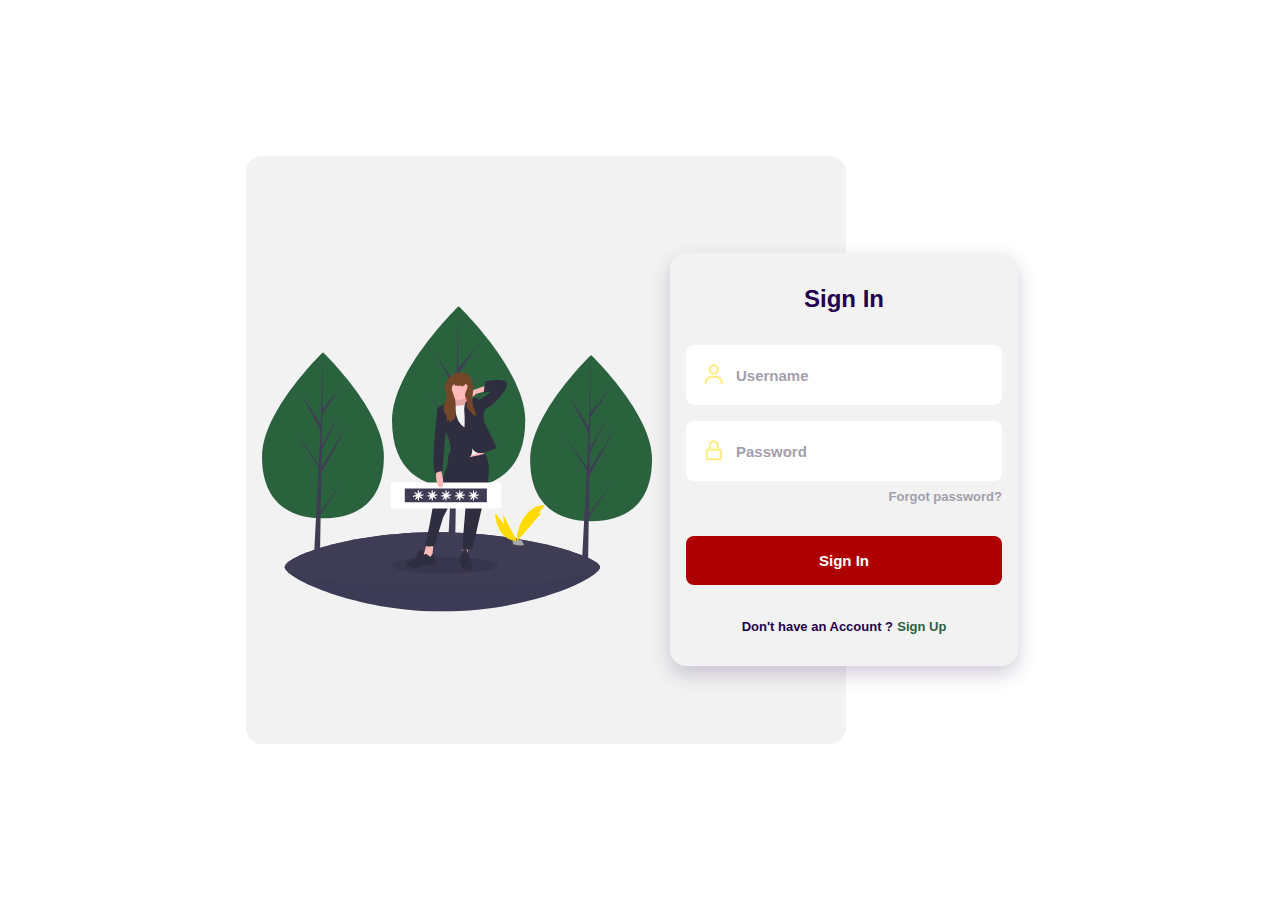
<file: login.html>
<!DOCTYPE html>
<html lang="en">
    <head>
        <meta charset="UTF-8">
        <meta name="viewport" content="width=device-width, initial-scale=1.0">
        <link rel="icon" type="image/png" href="images\icon.png" />
        <link rel="stylesheet" href="login.css">
        <link href='https://cdn.jsdelivr.net/npm/boxicons@2.0.5/css/boxicons.min.css' rel='stylesheet'>
        <title>Login Form</title>
    </head>
    <body>
        <div class="login">
            <div class="content">
                <div class="img">
                    <img src="images/3.svg" alt="">
                </div>

                <div class="forms">
                    <form action="" class="registre" id="login-in">
                        <h1 class="title">Sign In</h1>
    
                        <div class="box">
                            <i class='bx bx-user icon'></i>
                            <input type="text" placeholder="Username" class="input">
                        </div>
    
                        <div class="box">
                            <i class='bx bx-lock-alt icon'></i>
                            <input type="password" placeholder="Password" class="input">
                        </div>

                        <a href="#" class="forgot">Forgot password?</a>

                        <a href="#" class="button">Sign In</a>

                        <div>
                            <span class="account">Don't have an Account ?</span>
                            <span class="signin" id="sign-up">Sign Up</span>
                        </div>
                    </form>

                    <form action="" class="create none" id="login-up">
                        <h1 class="title">Create Account</h1>
    
                        <div class="box">
                            <i class='bx bx-user icon'></i>
                            <input type="text" placeholder="Username" class="input">
                        </div>
    
                        <div class="box">
                            <i class='bx bx-at icon'></i>
                            <input type="text" placeholder="Email" class="input">
                        </div>

                        <div class="box">
                            <i class='bx bx-lock-alt icon'></i>
                            <input type="password" placeholder="Password" class="input">
                        </div>

                        <a href="#" class="button">Sign Up</a>

                        <div>
                            <span class="account">Already have an Account ?</span>
                            <span class="signup" id="sign-in">Sign In</span>
                        </div>

                        <div class="social">
                            <a href="#" class="social-icon"><i class='bx bxl-facebook' ></i></a>
                            <a href="#" class="social-icon"><i class='bx bxl-twitter' ></i></a>
                            <a href="#" class="social-icon"><i class='bx bxl-google' ></i></a>
                        </div>
                    </form>
                </div>
            </div>
        </div>

        <script src="login.js"></script>
    </body>
</html>
</file>
<file: login.css>
*,::before,::after{
  box-sizing: border-box;
}
body{
  margin: 0;
  padding: 0;
  font-family: 'Open Sans', sans-serif;
  font-size: .938rem;
  color: #23004D;
}
h1{
  margin: 0;
}

a{
  text-decoration: none;
}
img{
  max-width: 100%;
  height: auto;
  display: block;
}

.login{
  display: grid;
  grid-template-columns: 100%;
  height: 100vh;
  margin-left: 1.5rem;
  margin-right: 1.5rem;
}
.content{
  display: grid;
}

.img img{
  width: 310px;
  margin-top: 1.5rem;
}

.forms{
  position: relative;
  height: 368px;
}

.registre, .create{
  position: absolute;
  bottom: 1rem;
  width: 100%;
  background-color:#F2F2F2;
  padding: 2rem 1rem;
  border-radius: 1rem;
  text-align: center;
  box-shadow: 0 8px 20px rgba(35,0,77,.2);
  animation-duration: .4s;
  animation-name: animate-login;
}

@keyframes animate-login{
  0%{
    transform: scale(1,1);
  }
  50%{
    transform: scale(1.1,1.1);
  }
  100%{
    transform: scale(1,1);
  }
}

.title{
  font-size:  1.5rem;
  margin-bottom: 2rem;
}

.box{
  display: grid;
  grid-template-columns: max-content 1fr;
  column-gap: .5rem;
  padding: 1.125rem 1rem;
  background-color: #FFF;
  margin-top: 1rem;
  border-radius: .5rem;
}

.icon{
  font-size: 1.5rem;
  color:#FFED86;
}

.input{
  border: none;
  outline: none;
  font-size: .938rem;
  font-weight: 700;
  color: #AE0001;
}

.input::placeholder{
  font-size: .938rem;
  font-family: 'Open Sans', sans-serif;
  color:  #A49EAC;
}

.forgot{
  display: block;
  width: max-content;
  margin-left: auto;
  margin-top: .5rem;
  font-size:.813rem;
  font-weight: 600;
  color:  #A49EAC;
}

.button{
  display: block;
  padding: 1rem;
  margin: 2rem 0;
  background-color: #AE0001;
  color: #FFF;
  font-weight: 600;
  text-align: center;
  border-radius: .5rem;
  transition: .3s;
}

.button:hover{
  background-color:#23004D;
}

.account, .signin, .signup{
  font-weight: 600;
  font-size: .813rem;
}

.account{
  color: #23004D;
}

.signin, .signup{
  color: #2A623D;
  cursor: pointer;
}

.social{
  margin-top: 2rem;
}

.social-icon{
  font-size: 1.5rem;
  color: #0E1A40;
  margin: 0 1.5rem;
}

/*Show */
.block{
  display: block;
}

/*Hidden*/
.none{
  display: none;
}


@media screen and (min-width: 576px){
  .forms{
    width: 348px;
  }
}

@media screen and (min-width: 1024px){
  .login{
    height: 100vh;
    overflow: hidden;
  }

  .content{
    grid-template-columns: repeat(2, max-content);
    justify-content: center;
    align-items: center;
    margin-left: 10rem;
  }

  .img{
    display: flex;
    width: 600px;
    height: 588px;
    background-color:#F2F2F2;
    border-radius: 1rem;
    padding-left: 1rem;
  }

  .img img{
    width: 390px;
    margin-top: 0;
  }

  .registre, .create{
    left: -11rem;
  }

  .registre{
    bottom: -2rem;
  }

  .create{
    bottom: -5.5rem;
  }
}
</file>
